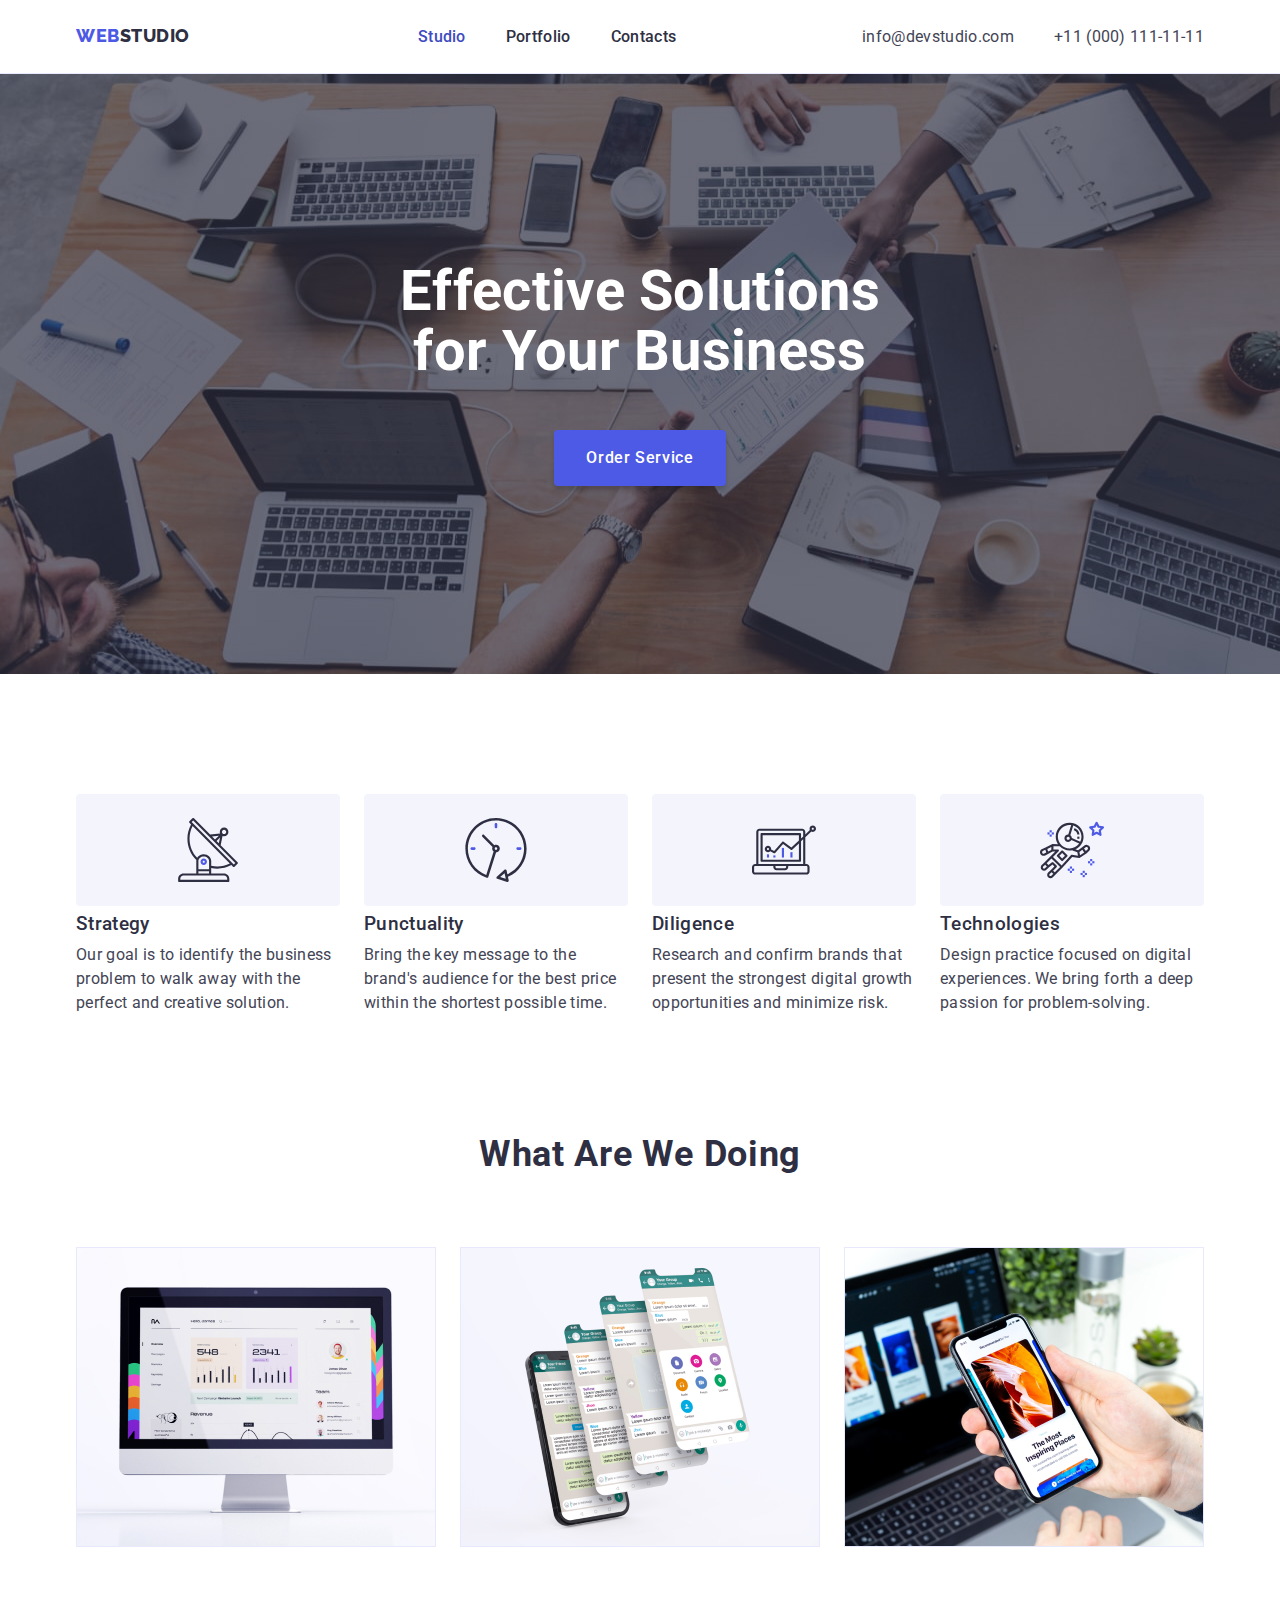
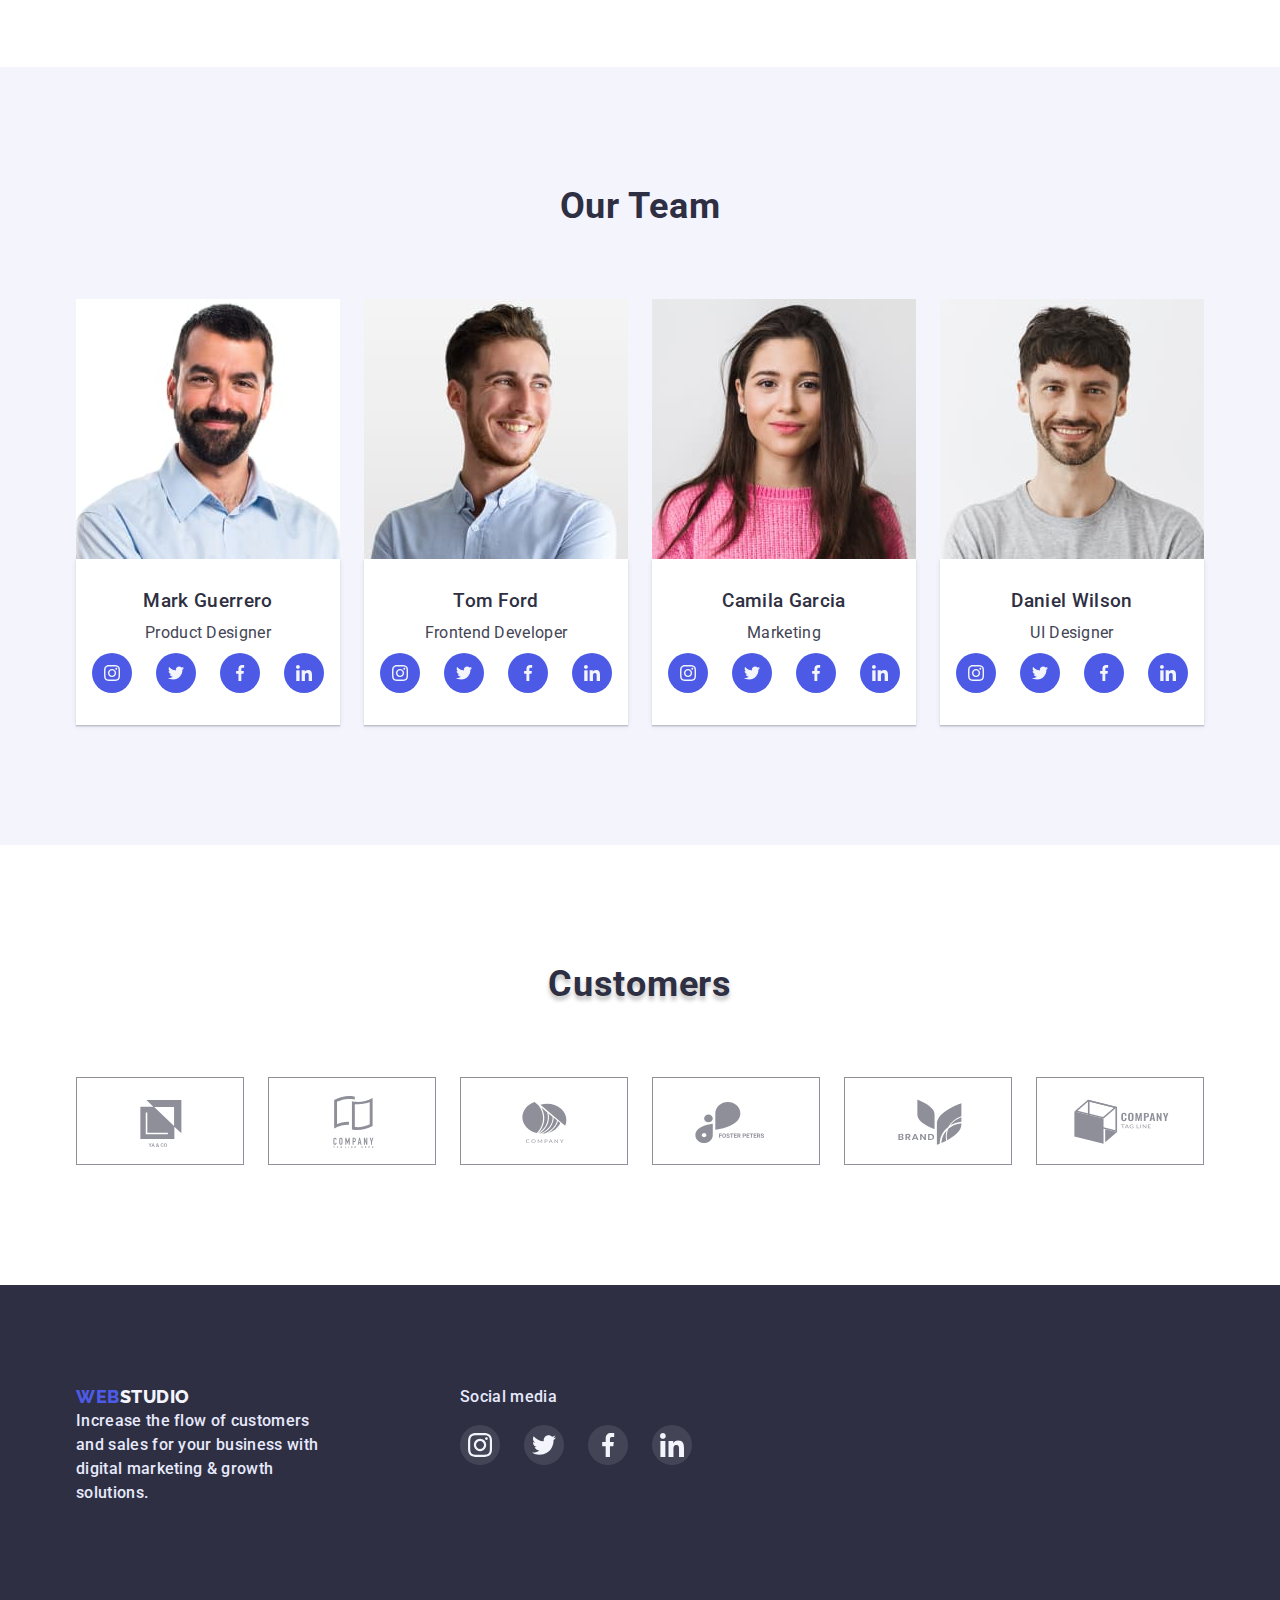
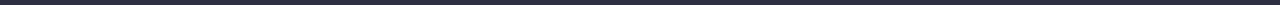
<file: index.html>
<!DOCTYPE html>
<html lang="en">
  <head>
    <meta charset="UTF-8" />
    <meta http-equiv="X-UA-Compatible" content="IE=edge" />
    <meta name="viewport" content="width=device-width, initial-scale=1.0" />
    <title>Студія</title>
    <link rel="preconnect" href="https://fonts.googleapis.com" />
    <link rel="preconnect" href="https://fonts.gstatic.com" crossorigin />
    <link
      href="https://fonts.googleapis.com/css2?family=Raleway:wght@800&family=Roboto:wght@400;500;700;900&display=swap"
      rel="stylesheet"
    />
    <link rel="stylesheet" href="https://cdn.jsdelivr.net/npm/modern-normalize@1.1.0/modern-normalize.min.css">
    <link rel="stylesheet" href="./css/styles.css" />
  </head>
  <body class="body">

    <!--HEADER-->
    <!--LOGO-->

  <header class="header">
    <div class="container header-container">
      <a class="logo-link" href="/"
          >Web<span class="logo-studio-dark">studio</span></a
        >

    <!--NAVIGATION-->   

  <nav class="page-nav">
    <ul class="nav-menu">
      <li class="menu-item">
        <a class="menu-link current" href="./index.html">Studio</a>
      </li>

      <li class="menu-item">
         <a class="menu-link" href="./portfolio.html">Portfolio</a>
      </li>

      <li class="menu-item">
        <a class="menu-link" href="">Contacts</a>
      </li>
    </ul>
  </nav>

        <!--CONTACTS-->

    <ul class="contacts-menu">
      <li class="email">
        <a class="email-link" href="mailto:info@devstudio.com"
            >info@devstudio.com</a
          >
      </li>

      <li class="tel">
        <a class="tel-link" href="tel:+11(000)1111111"
            >+11 (000) 111-11-11</a
          >
      </li>
    </ul>
    </div>
      
       

    </header>

    <!--MAIN CONTENT-->
    <main>
    <!--HERO SECTION-->
  <section class="hero hero-section">
    <div class="container"> 
      <h1 class="hero-title">Effective Solutions<br />for Your Business</h1>
      <button class="hero-btn" type="button">Order Service</button>
    </div>
  </section>
      
        

    <!--OUR FEATURES-->

  <section class="section features-section">
    <div class="container">
      <h2 class="section-heading visually-hidden">Our features</h2>
      <div class="features-container">
<ul class="features-icon-list">
  <li class="features-icon-item">
    <div class="features-icon-bg">
        <svg class="features-icon" width="64" height="64">
            <use href="./images/icons.svg#icon-antenna"></use>
                  </svg>
              </div>
      <h3 class="features-name">Strategy</h3>
      <p class="features-description">
              Our goal is to identify the business problem to walk away with the
              perfect and creative solution.
        </p>
  </li>


  <li class="features-icon-item">
    <div class="features-icon-bg">
        <svg class="features-icon" width="64" height="64">
            <use href="./images/icons.svg#icon-clock"></use>
                  </svg>
              </div>
        <h3 class="features-name">Punctuality</h3>
        <p class="features-description">
              Bring the key message to the brand's audience for the best price
              within the shortest possible time.
        </p>
      </li>


  <li class="features-icon-item">
    <div class="features-icon-bg">
        <svg class="features-icon" width="64" height="64">
            <use href="./images/icons.svg#icon-diagram"></use>
                  </svg>
              </div>
        <h3 class="features-name">Diligence</h3>
        <p class="features-description">
              Research and confirm brands that present the strongest digital
              growth opportunities and minimize risk.
        </p>
      </li>

      <li class="features-icon-item">
    <div class="features-icon-bg">
        <svg class="features-icon" width="64" height="64">
            <use href="./images/icons.svg#icon-astronaut"></use>
                  </svg>
              </div>
         <h3 class="features-name">Technologies</h3>
         <p class="features-description">
              Design practice focused on digital experiences. We bring forth a
              deep passion for problem-solving.
         </p>
      </li>
    </ul> 
   </div>  
  </div>  
  </section>

      <!--OUR SERVICES-->

  <section class="section services">
    <div class="container"> 
      <h2 class="section-heading services-heading">What are we doing</h2>

      <ul class="services-list">
        <li class="services-item">
          <img
              src="./images/services/img_1.jpg"
              alt="desktop picture"
              width="360"
              height="300"
            />
        </li>

        <li class="services-item">
          <img
              src="./images/services/img_2.jpg"
              alt="mobile phone screens"
              width="360"
              height="300"
            />
        </li>

        <li class="services-item">
          <img
              src="./images/services/img_3.jpg"
              alt="mobile phone and laptop"
              width="360"
              height="300"
            />
        </li>
      </ul>
     </div>
</section>

       <!--OUR TEAM SECTION-->
  <section class="section our-team">
    <div class="container">
      <h2 class="section-heading team-heading">Our team</h2>

      <ul class="team-list">
        <li class="team-item">
          <img
              src="./images/our_team/img_mark_guerrero.jpg"
              alt="Mark Guerrero photo"
              width="264"
              height="260"
            />

      <div class="team-details">
          <h3 class="team-name">Mark Guerrero</h3>
          <p class="team-position">Product Designer</p>
          <ul class="social-list">
            <li class="social-item">
              <a href="" class="social-list-link">
                <svg class="social-list-icon" width="16" height="16">
                  <use href="./images/icons.svg#icon-instagram">

              
                  </use>
                </svg>
              </a>
            </li>

            <li class="social-item">
              <a href="" class="social-list-link">
                <svg class="social-list-icon" width="16" height="16">
                  <use href="./images/icons.svg#icon-twitter">

              
                  </use>
                </svg>
              </a>
            </li>

            <li class="social-item">
              <a href="" class="social-list-link">
                <svg class="social-list-icon" width="16" height="16">
                  <use href="./images/icons.svg#icon-facebook">

              
                  </use>
                </svg>
              </a>
            </li>

            <li class="social-item">
              <a href="" class="social-list-link">
                <svg class="social-list-icon" width="16" height="16">
                  <use href="./images/icons.svg#icon-linkedin">

              
                  </use>
                </svg>
              </a>
            </li>
          </ul>
      </div>
    </li>

        <li class="team-item">
          <img
              src="./images/our_team/img_tom_ford.jpg"
              alt="Tom Ford photo"
              width="264"
              height="260"
            />

         <div class="team-details">
          <h3 class="team-name">Tom Ford</h3>
          <p class="team-position">Frontend Developer</p>
             <ul class="social-list">
            <li class="social-item">
              <a href="" class="social-list-link">
                <svg class="social-list-icon" width="16" height="16">
                  <use href="./images/icons.svg#icon-instagram">

              
                  </use>
                </svg>
              </a>
            </li>

            <li class="social-item">
              <a href="" class="social-list-link">
                <svg class="social-list-icon" width="16" height="16">
                  <use href="./images/icons.svg#icon-twitter">

              
                  </use>
                </svg>
              </a>
            </li>

            <li class="social-item">
              <a href="" class="social-list-link">
                <svg class="social-list-icon" width="16" height="16">
                  <use href="./images/icons.svg#icon-facebook">

              
                  </use>
                </svg>
              </a>
            </li>

            <li class="social-item">
              <a href="" class="social-list-link">
                <svg class="social-list-icon" width="16" height="16">
                  <use href="./images/icons.svg#icon-linkedin">

              
                  </use>
                </svg>
              </a>
            </li>
          </ul>
         </div>   
       </li>

        <li class="team-item">
          <img
              src="./images/our_team/img_camila_garcia.jpg"
              alt="Camila Garcia photo"
              width="264"
              height="260"
            />
        <div class="team-details">
        <h3 class="team-name">Camila Garcia</h3>
          <p class="team-position">Marketing</p>
          <ul class="social-list">
            <li class="social-item">
              <a href="" class="social-list-link">
                <svg class="social-list-icon" width="16" height="16">
                  <use href="./images/icons.svg#icon-instagram">
                  </use>
                </svg>
              </a>
            </li>

            <li class="social-item">
              <a href="" class="social-list-link">
                <svg class="social-list-icon" width="16" height="16">
                  <use href="./images/icons.svg#icon-twitter">
                  </use>
                </svg>
              </a>
            </li>

            <li class="social-item">
              <a href="" class="social-list-link">
                <svg class="social-list-icon" width="16" height="16">
                  <use href="./images/icons.svg#icon-facebook">

                  </use>
                </svg>
              </a>
            </li>

            <li class="social-item">
              <a href="" class="social-list-link">
                <svg class="social-list-icon" width="16" height="16">
                  <use href="./images/icons.svg#icon-linkedin">

                  </use>
                </svg>
              </a>
            </li>
          </ul>
         </div>   
       </li>

        <li class="team-item">
          <img
              src="./images/our_team/img_daniel_wilson.jpg"
              alt="Daniel Wilson photo"
              width="264"
              height="260"
            />
       <div class="team-details">
          <h3 class="team-name">Daniel Wilson</h3>
          <p class="team-position">UI Designer</p>
           <ul class="social-list">
            <li class="social-item">
              <a href="" class="social-list-link">
                <svg class="social-list-icon" width="16" height="16">
                  <use href="./images/icons.svg#icon-instagram">
                   </use>
                </svg>
              </a>
            </li>

            <li class="social-item">
              <a href="" class="social-list-link">
                <svg class="social-list-icon" width="16" height="16">
                  <use href="./images/icons.svg#icon-twitter">

              
                  </use>
                </svg>
              </a>
            </li>

            <li class="social-item">
              <a href="" class="social-list-link">
                <svg class="social-list-icon" width="16" height="16">
                  <use href="./images/icons.svg#icon-facebook">

              
                  </use>
                </svg>
              </a>
            </li>

            <li class="social-item">
              <a href="" class="social-list-link">
                <svg class="social-list-icon" width="16" height="16">
                  <use href="./images/icons.svg#icon-linkedin"></use>

                  </svg>
                    </a>
                  </li>
                </ul>
              </div>
            </li>
          </ul>
        </div>
      </section>


 <!--CUSTOMERS-->

 <section class="section">
    <div class="container">
      <h3 class="customers-heading">Customers</h3>
      <ul class="customers-list">
        <li class="customers-list-item">
          <a href="" class="customers-list-link">
            <svg class="customers-icon" width="104" height="56">
              <use href="./images/icons.svg#icon-logo-company-one"></use>
            </svg>
          </a>
        </li>

        <li class="customers-list-item">
          <a href="" class="customers-list-link">
            <svg class="customers-icon" width="104" height="56">
              <use href="./images/icons.svg#icon-logo-company-two"></use>
            </svg>
          </a>
        </li>

        <li class="customers-list-item">
          <a href="" class="customers-list-link">
            <svg class="customers-icon" width="104" height="56">
              <use href="./images/icons.svg#icon-logo-company-three"></use>
            </svg>
          </a>
        </li>

        <li class="customers-list-item">
          <a href="" class="customers-list-link">
            <svg class="customers-icon" width="104" height="56">
              <use href="./images/icons.svg#icon-logo-company-four"></use>
            </svg>
          </a>
        </li>

        <li class="customers-list-item">
          <a href="" class="customers-list-link">
            <svg class="customers-icon" width="104" height="56">
              <use href="./images/icons.svg#icon-logo-company-five"></use>
            </svg>
          </a>
        </li>

        <li class="customers-list-item">
          <a href="" class="customers-list-link">
            <svg class="customers-icon" width="104" height="56">
              <use href="./images/icons.svg#icon-logo-company-six"></use>
            </svg>
          </a>
        </li>
      </ul>
    </div>
  </section>
</main>

      <!--FOOTER-->

  <footer class="footer">
    <div class="container flex-footer">
      <div>
         <a class="logo-link" href="/"
          >Web<span class="logo-studio-light">studio</span></a>
        <p class="footer-text">
          Increase the flow of customers and sales for your business with digital
          marketing & growth solutions.
        </p>
      </div>
        
      
      
   <div class="social-media">
    <p class="social-media-footer-text footer-text">Social media</p>
   <ul class="social-media-list">
    <li class="social-media-item">
      <a href="" class="social-media-link">
        <svg class="social-media-icon" width="24" height="24">
          <use href="./images/icons.svg#icon-instagram"></use>
        </svg>
      </a>
    </li>
    <li class="social-media-item">
      <a href="" class="social-media-link">
        <svg class="social-media-icon" width="24" height="24">
          <use href="./images/icons.svg#icon-twitter"></use>
        </svg>
      </a>
    </li>

    <li class="social-media-item">
      <a href="" class="social-media-link">
        <svg class="social-media-icon" width="24" height="24">
          <use href="./images/icons.svg#icon-facebook"></use>
        </svg>
      </a>
    </li>
    <li class="social-media-item">
      <a href="" class="social-media-link">
        <svg class="social-media-icon" width="24" height="24">
          <use href="./images/icons.svg#icon-linkedin"></use>
        </svg>
              </a>
            </li>
          </ul>
        </div>
      </div>
    </footer>
</body>      
</html>
</file>
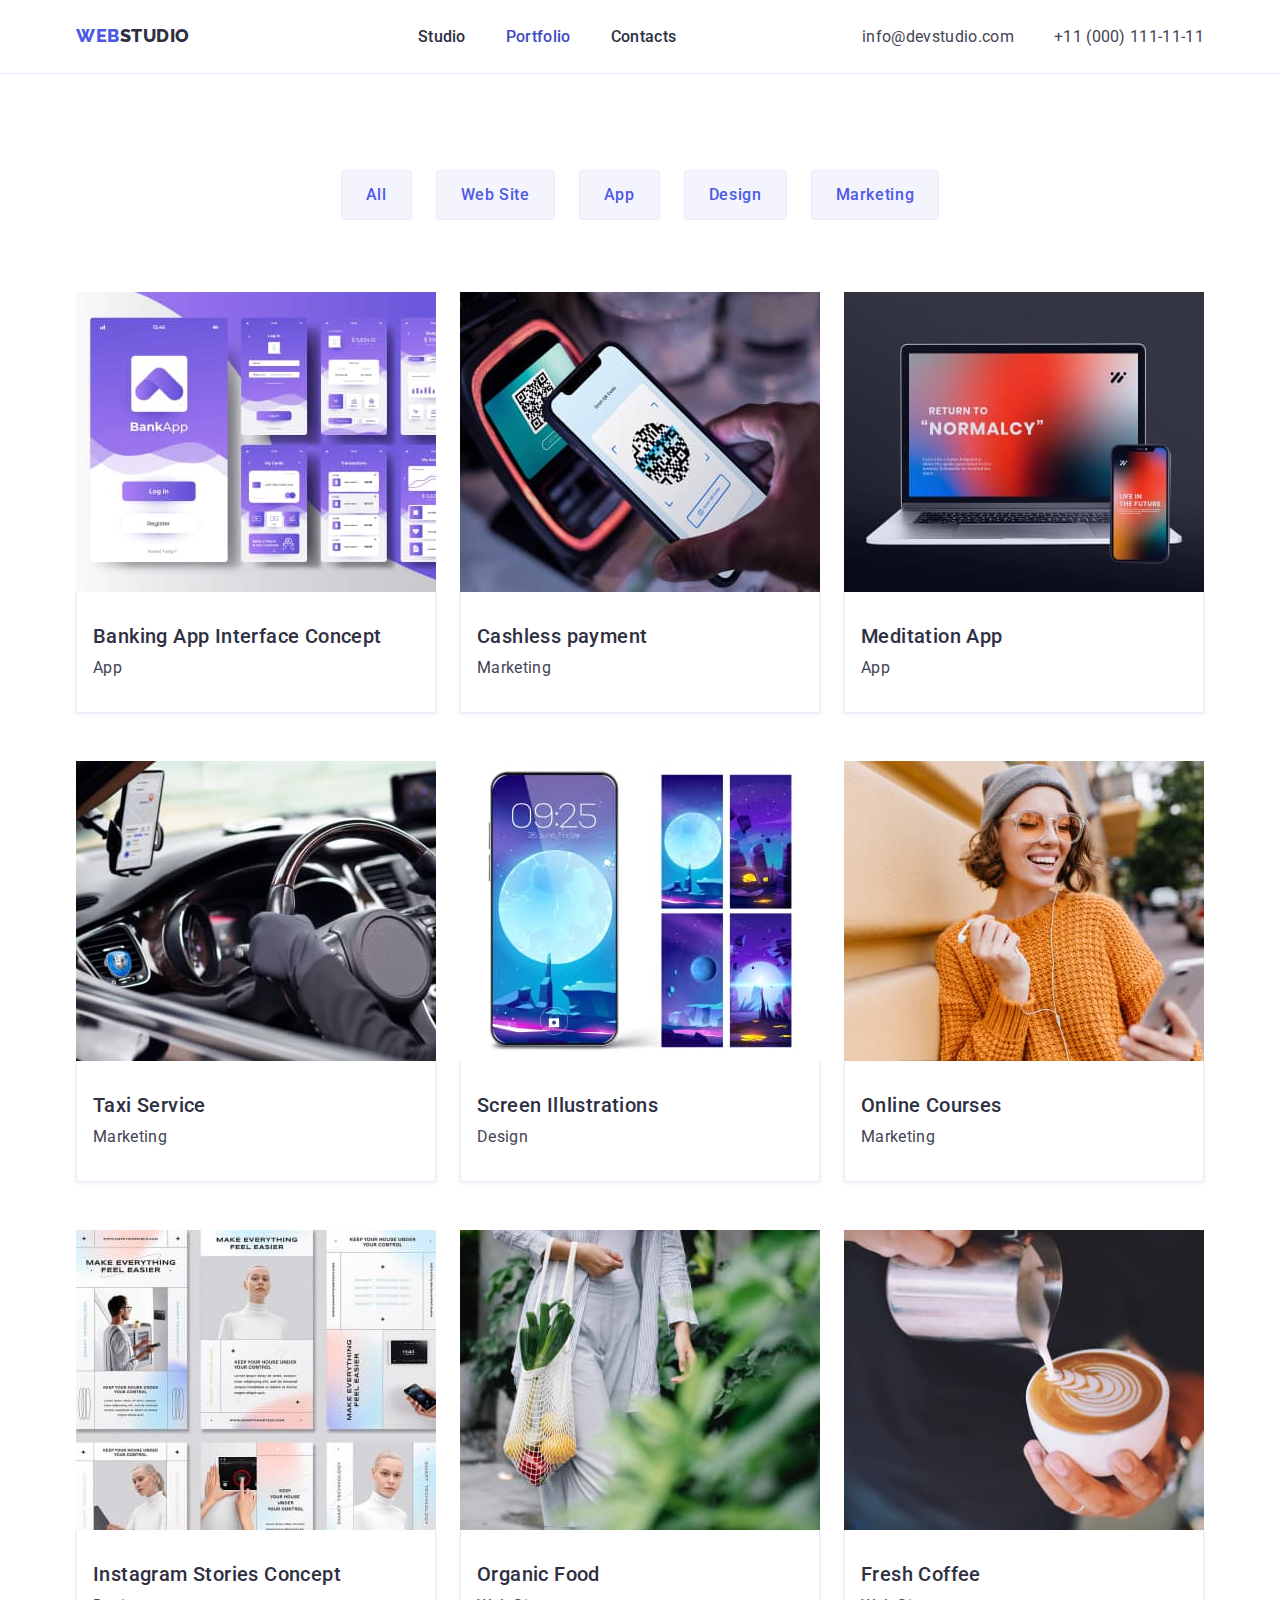
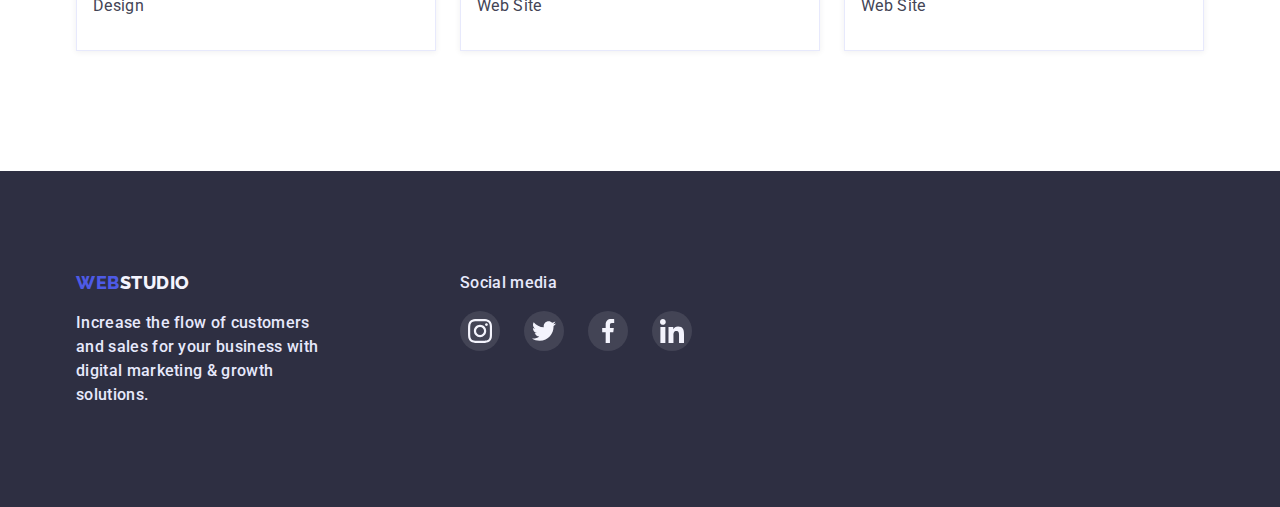
<file: portfolio.html>
<!DOCTYPE html>
<html lang="en">
  <head>
    <meta charset="UTF-8" />
    <meta http-equiv="X-UA-Compatible" content="IE=edge" />
    <meta name="viewport" content="width=device-width, initial-scale=1.0" />
    <title>Студія</title>
    <link rel="preconnect" href="https://fonts.googleapis.com" />
    <link rel="preconnect" href="https://fonts.gstatic.com" crossorigin />
    <link
      href="https://fonts.googleapis.com/css2?family=Raleway:wght@800&family=Roboto:wght@400;500;700;900&display=swap"
      rel="stylesheet"
    />
    <link rel="stylesheet" href="https://cdn.jsdelivr.net/npm/modern-normalize@1.1.0/modern-normalize.min.css">
    <link rel="stylesheet" href="./css/styles.css" />
  </head>
  <body class="body">
   <!--HEADER-->
    <!--LOGO-->

     <header class="header">
    <div class="container header-container">
      <a class="logo-link" href="/"
          >Web<span class="logo-studio-dark">studio</span></a
        >

    <!--NAVIGATION-->   

    <nav class="page-nav">
    <ul class="nav-menu">
      <li class="menu-item">
        <a class="menu-link" href="./index.html">Studio</a>
      </li>

      <li class="menu-item">
         <a class="menu-link current" href="./portfolio.html">Portfolio</a>
      </li>

      <li class="menu-item">
        <a class="menu-link" href="">Contacts</a>
      </li>
    </ul>
  </nav>

        <!--CONTACTS-->

  <ul class="contacts-menu">
      <li class="email">
        <a class="email-link" href="mailto:info@devstudio.com"
            >info@devstudio.com</a
          >
      </li>

      <li class="tel">
        <a class="tel-link" href="tel:+11(000)1111111"
            >+11 (000) 111-11-11</a
          >
      </li>
    </ul>
    </div>
      
       

    </header>

    <!--MAIN CONTENT-->

    <main>
      <!--PORTFOLIO NAVIGATION-->

  <section class="portfolio">
    <div class="container">
      <h1 class="visually-hidden">Portfolio buttons</h1>
        <ul class="portfolio-nav">
          <li class="port-nav-item"><button class="port-nav-btn" type="button">All</button></li>
          <li class="port-nav-item"><button class="port-nav-btn" type="button">Web Site</button></li>
          <li class="port-nav-item"><button class="port-nav-btn" type="button">App</button></li>
          <li class="port-nav-item"><button class="port-nav-btn" type="button">Design</button></li>
          <li class="port-nav-item"><button class="port-nav-btn" type="button">Marketing</button></li>
        </ul>

        <!--PORTFOLIO DISPLAY-->
    
        <ul class="gallery-list">
          <li class="gallery-list-item">
            <a class="gallery-link" href="">
              <img
              src="./images/portfolio/Banking_App_Interface_Concept.jpg"
              alt="Banking project picture"
              width="360"
              height="300"
            />
            <div class="pic-wrapper">
            <h2 class="port-item-name">Banking App Interface Concept</h2>
            <p class="portfolio-item-about">App</p>
            </div>
          </a>  
          </li>

          <li class="gallery-list-item">
             <a class="gallery-link" href=""> 
           <img src="./images/portfolio/Cashless_Payment.jpg"
              alt="Phone next to reader picture"
              width="360"
              height="300"
            />
            <div class="pic-wrapper">
            <h2 class="port-item-name">Cashless payment</h2>
            <p class="portfolio-item-about">Marketing</p>
            </div> 
        </a>       
     </li>

          
          <li class="gallery-list-item">
           <a class="gallery-link" href="">
             <img
              src="./images/portfolio/Meditaion_App.jpg"
              alt="Laptop and phone picture"
              width="360"
              height="300"
            />
            <div class="pic-wrapper">
               <h2 class="port-item-name">Meditation App</h2>
            <p class="portfolio-item-about">App</p>
        </div> 
       </a>
    </li>

          
          <li class="gallery-list-item">
           <a class="gallery-link" href="">
             <img
              src="./images/portfolio/Taxi_Service.jpg"
              alt="Hand on the wheel picture"
              width="360"
              height="300"
            />
            <div class="pic-wrapper"> 
              <h2 class="port-item-name">Taxi Service</h2>
            <p class="portfolio-item-about">Marketing</p>
            </div> 
          </a>
      </li>

          <li class="gallery-list-item">
           <a class="gallery-link" href="">
             <img
              src="./images/portfolio/Screen_Illustrations.jpg"
              alt="various screens picture"
              width="360"
              height="300"
            />
            <div class="pic-wrapper">
            <h2 class="port-item-name">Screen Illustrations</h2>
            <p class="portfolio-item-about">Design</p>
         </div>
        </a>
      </li>

          <li class="gallery-list-item">
           <a class="gallery-link" href="">
             <img
              src="./images/portfolio/Online_Courses.jpg"
              alt="Smiling lady picture"
              width="360"
              height="300"
            />
            <div class="pic-wrapper">
            <h2 class="port-item-name">Online Courses</h2>
            <p class="portfolio-item-about">Marketing</p>
        </div> 
      </a> 
    </li>

          <li class="gallery-list-item">
          <a class="gallery-link" href="">
  <img src="./images/portfolio/Instagram_Stories_Concept.jpg"
            alt="Instagram stories picture"
            width="360"
            height="300"
            />
            <div class="pic-wrapper">
            <h2 class="port-item-name">Instagram Stories Concept</h2>
            <p class="portfolio-item-about">Design</p>
        </div>
      </a>
    </li>


          <li class="gallery-list-item">
          <a class="gallery-link" href="">
             <img
              src="./images/portfolio/Organic_Food.jpg"
              alt="Lady carries a bag with groceries picture"
              width="360"
              height="300"
            />
            <div class="pic-wrapper">
           <h2 class="port-item-name">Organic Food</h2>
            <p class="portfolio-item-about">Web Site</p>
        </div>
      </a>
    </li>

          <li class="gallery-list-item">         
          <a class="gallery-link" href="">
             <img
              src="./images/portfolio/Fresh_Coffee.jpg"
              alt="Cappucino cup picture"
              width="360"
              height="300"
            />
            <div class="pic-wrapper">
           <h2 class="port-item-name">Fresh Coffee</h2>
            <p class="portfolio-item-about">Web Site</p>
            </div>  
          </a> 
        </li>
      </ul>
    </div>
  </section>
</main>
   
        

    <!--FOOTER SECTION-->

   <footer class="footer">
    <div class="container flex-footer">
      <div>
         <a class="logo-link-footer" href="/"
          >Web<span class="logo-studio-light">studio</span></a>
        <p class="footer-text">
          Increase the flow of customers and sales for your business with digital
          marketing & growth solutions.
        </p>
      </div>
        
      
      
   <div class="social-media">
    <p class="social-media-footer-text footer-text">Social media</p>
   <ul class="social-media-list">
    <li class="social-media-item">
      <a href="" class="social-media-link">
        <svg class="social-media-icon" width="24" height="24">
          <use href="./images/icons.svg#icon-instagram"></use>
        </svg>
      </a>
    </li>
    <li class="social-media-item">
      <a href="" class="social-media-link">
        <svg class="social-media-icon" width="24" height="24">
          <use href="./images/icons.svg#icon-twitter"></use>
        </svg>
      </a>
    </li>

    <li class="social-media-item">
      <a href="" class="social-media-link">
        <svg class="social-media-icon" width="24" height="24">
          <use href="./images/icons.svg#icon-facebook"></use>
        </svg>
      </a>
    </li>
    <li class="social-media-item">
      <a href="" class="social-media-link">
        <svg class="social-media-icon" width="24" height="24">
          <use href="./images/icons.svg#icon-linkedin"></use>
        </svg>
              </a>
            </li>
          </ul>
        </div>
      </div>
    </footer>
  </body>
</html>
</file>
<file: css/styles.css>
:root {
    --primary-color: #2E2F42;
    --secondary-color: #434455;
    --accent-color: #404BBF;
    --button-color: #4D5AE5;
    --logo-color-dark: #2E2F42;
    --logo-color-light:#F4F4FD;
    --footer-text-color: #E7E9FC;
    --white-color: #FFFFFF;
    --section-background-color: #F4F4FD;
    --hero-background-color: #2E2F42;
    --portfolio-background-color: #E5E5E5;
    --team-icons-color: #F4F4FD;



    --primary-font: 'Roboto', sans-serif;
    --secondary-font: 'Raleway', sans-serif;
}


.body {
    font-family: var(--primary-font);
    letter-spacing: 0.02em;
    font-weight: 400;

}

/*===RESET===*/
h1,
h2,
h3,
h4,
h5,
h6,
p {
    margin: 0;
}


a {
    color: currentColor;
    text-decoration: none;
}

ul,
ol {
    margin: 0;
    padding: 0;
    list-style: none;
}

button {
    cursor: pointer;
}

img {
    display: block;
}

.container {
    width: 1158px;
    padding-left: 15px;
    padding-right: 15px;
    margin-left: auto;
    margin-right: auto;
}

.section {
    padding-bottom: 120px;
    padding-top: 120px;
}



/*===HEADER===*/

.header {
     border-bottom: 1px solid var(--footer-text-color);
}

.header-container {
    display: flex;
    align-items: baseline;
    padding-top: 24px;
    padding-bottom: 24px;
}


.menu-item:not(:last-child) {
    margin-right: 40px;
}

 .page-nav {
    display: flex;
    align-items: center;
}

.nav-menu {
        display: flex;
        margin-left: 76px;
        margin-top: 0;
        margin-bottom: 0;
    }
 
.contacts-menu {
    display: flex;
    margin-left: auto;
    gap: 40px;
}


/*===LOGO===*/

.logo-link {
    font-family: var(--secondary-font);
    font-weight: 800;
    font-size: 18px;
    line-height: 1.33;
    display: flex;
    align-items: center;
    letter-spacing: 0.03em;
    text-transform: uppercase;
    color: var(--button-color);

    margin-right: 76px;
}

.logo-studio-dark {
    font-family: var(--secondary-font);
    font-weight: 800;
    font-size: 18px;
    line-height: 1.33;
    display: flex;
    align-items: center;
    letter-spacing: 0.03em;
    text-transform: uppercase;
    color:var(--primary-color);
    margin-right: 76px;
 
}


/*===MENU NAVIGATION===*/

.menu-link {
        font-weight: 500;
        font-size: 16px;
        line-height: 1.5;
        letter-spacing: 0.02em;
        color: var(--primary-color);
    }

.menu-link:hover,
.menu-link:focus {
        color: var(--accent-color);
}    

.current {
    color: var(--accent-color);
}

.email-link {
    font-style: normal;
    font-weight: 400;
    font-size: 16px;
    line-height: 1.5;
    letter-spacing: 0.02em;
    color: var(--secondary-color);
}

.email-link:hover,
.email-link:focus {
    color: var(--accent-color);
}

.tel-link {
    font-style: normal;
    font-weight: 400;
    font-size: 16px;
    line-height: 1.5;
    letter-spacing: 0.02em;
    color: var(--secondary-color);
}

/*===HERO SECTION===*/

.hero {
    padding: 188px 0;
    margin: 0 auto;
    text-align: center;

    max-width: 1440px;
    background-color: #2E2F42;
    background-image: linear-gradient(
      to right,
      rgba(46, 47, 66, 0.7),
      rgba(46, 47, 66, 0.7)
    ), url(../images/hero_bg/people-office.jpg);
}
   
.hero-title {
    font-weight: 700;
    font-size: 56px;
    line-height: 1.07;
    color: var(--white-color);

    margin-top: 0;
    margin-bottom: 48px;
        
}

.hero-btn {
    font-family: inherit;
    background-color: var(--button-color);
    color: var(--white-color);
    font-weight: 500;
    font-size: 16px;
    line-height: 1.5;
    letter-spacing: 0.04em;
    border: none;
    cursor: pointer;

    display: inline-block;
    padding: 16px 32px;
    box-shadow: 0px 4px 4px rgba(0, 0, 0, 0.15);
    border-radius: 4px;
    border: none;
}

.hero-btn:hover,
.bhero-btn:focus {
    background-color: var(--accent-color);
    color: var(--white-color);
}





/*===FEATURES SECTION, 
WHAT ARE WE DOING, OUR TEAM
FONTS AND COLORS===*/

h1,
h2,
h3,
h4,
h5,
h6 {
    color: var(--primary-color);
}

.features-section {
    padding-bottom: 0;
}

.visually-hidden {
    position: absolute;
    white-space: nowrap;
    width: 1px;
    height: 1px;
    overflow: hidden;
    border: 0;
    padding: 0;
    clip: rect(0 0 0 0);
    clip-path: inset(50%);
    margin: -1px;
}

.section-heading {
    font-weight: 700;
    font-size: 36px;
    line-height: 1.11;
    text-align: center;
    letter-spacing: 0.02em;
    text-transform: capitalize;
    }

.features-name {
    font-weight: 500;

    margin-bottom: 8px;
}

.features-description {
    font-size: 16px;
    line-height: 1.5;
    color: var(--secondary-color);
    }

  
/*=====FEATURES ICONS=====*/

.features-icon-list {
    display: flex;
    }

.features-icon-item {
    width: 264px;
    }

.features-icon-item:not(:last-child){
    margin-right: 24px;
    }
    
.features-item:not(:first-child) {
    margin-left: 24px;
    }
    
.features-icon-bg {
    display: flex;
    justify-content: center;
    align-items: center;
    margin-bottom: 8px;
    background: var(--team-icons-color);
    width: 264px;
    height: 112px;
    border-radius: 4px;
    }

/*=====OUR SERVICES=====*/

.services-heading {
    margin: 0;
    margin-bottom: 72px;
    }

.services-list {
    display: flex;
    }

.services-item {
    display: inline-block;
    }

.services-item:not(:first-child) {
    margin-left: 24px;
    }

/*=====OUR TEAM=====*/

.our-team {
    background-color: var(--section-background-color);
  }

 .team-list {
    display: flex;
 }

 .team-item:not(:first-child) {
     margin-left: 24px;     
 }
   
.team-heading {
    margin: 0;
    margin-bottom: 72px;
}

.team-details {
    padding-top: 32px;
    padding-bottom: 32px;
    background-color: var(--white-color);
    box-shadow: 0px 1px 6px rgba(46, 47, 66, 0.08),
            0px 1px 1px rgba(46, 47, 66, 0.16), 0px 2px 1px rgba(46, 47, 66, 0.08);
}

.team-name {
    font-weight: 500;
        
    text-align: center;
}
.team-position {
    font-size: 16px;
    line-height: 1.5;
    color: var(--secondary-color);
   
    text-align: center;
    margin-top: 8px;
    margin-bottom: 8px;

}
/*=====OUR TEAM SOCIAL ICONS=====*/

.social-list {
    display: flex;
    justify-content: center;
    
    gap: 24px;
}

.social-list-link {
    display: flex;
    justify-content: center;
    align-items: center;
    width: 40px;
    height: 40px;
    border-radius: 50%;
    background-color: var(--button-color);
    fill: var(--team-icons-color);

}

.social-list-link:hover,
.social-list-link:focus {
    background-color: var(--accent-color);
}

/*===CUSTOMERS===*/

.customers-heading {
    font-weight: 700;
    font-size: 36px;
    line-height: 1.11;
    text-align: center;
    letter-spacing: 0.02em;
    text-transform: capitalize;
    color:#2E2F42;
    text-shadow: 0px 4px 4px rgba(0, 0, 0, 0.25);

    margin-top: 0;
    margin-bottom: 72px;
}

.customers-list {
    display: flex;
    justify-content: center;
}
.customers-list-item:not(:last-child){
    margin-right: 24px;
}
.customers-list-item {
    width: 168px;
    height: 88px;
    border-radius: 4px;
}

.customers-list-link {
    display: flex;
    justify-content: center;
    align-items: center;
    width: 100%;
    height: 100%;
    border: 1px solid #8e8f99;
    fill: #8e8f99;
}
.customers-list-link:hover,
.customers-list-link:focus {
    fill: var(--accent-color);
}

.customers-list-link:hover,
.customers-list-link:focus {
    border: 1px solid var(--accent-color);
}

 
/*===FOOTER===*/
    
.footer {
    background: var(--primary-color);
    padding-top: 100px;
    padding-bottom: 100px;
}
    
.logo-link-footer {
    font-family: var(--secondary-font);
    font-weight: 800;
    font-size: 18px;
    line-height: 1.33;
    display: flex;
    align-items: center;
    letter-spacing: 0.03em;
    text-transform: uppercase;
    color: var(--button-color);
    margin-bottom: 16px;
    }
    
.logo-studio-light {
    font-family: var(--secondary-font);
    font-weight: 800;
    font-size: 18px;
    line-height: 1.33;
    display: flex;
    align-items: center;
    letter-spacing: 0.03em;
    text-transform: uppercase;
    color: var(--logo-color-light);
    }
    
.footer-text {
    font-size: 16px;
    font-weight: 500;
    line-height: 1.5;
    color:var(--footer-text-color);

    margin: 0;
    padding: 0;
    width: 264px;
}

.flex-footer {
    display: flex;
}

/*===FOOTER ICONS===*/

.social-media {
    margin-left: 120px;  
    margin-bottom: 16px;
}

.social-media-list {
    display: flex;
    margin-top: 16px;
    gap: 24px;
}

.social-media-link {
    display: flex;
    justify-content: center;
    align-items: center;
    height: 40px;
    width: 40px;
    border-radius: 50%;
    background-color: var(--secondary-color);
    fill: var(--team-icons-color);
}
.social-media-link:hover,
.social-media-link:focus{
    background-color: #31D0AA;
}

       
        
/*===PORTFOLIO HTML==*/



/*===PORTFOLIO BUTTONS==*/

.portfolio {
    padding-top: 96px;
    padding-bottom: 120px;
}

.portfolio-nav {
    display: flex;
    justify-content: center;
}

.port-nav-item:not(:first-child) {
    margin-left: 24px;
}

.port-nav-btn {
    font-family: inherit;
    font-weight: 500;
    font-size: 16px;
    line-height: 1.5;
    text-align: center;
    letter-spacing: 0.04em;

    color: var(--button-color);
    background: #F4F4FD; 
    cursor: pointer;

    padding: 12px 24px; 
    border: 1px solid #e7e9fc;
    border-radius: 4px;
}

.port-nav-btn:hover,
.port-nav-btn:focus {
    background-color: var(--accent-color);
    color: var(--white-color);
    box-shadow: 0px 3px 1px rgba(0, 0, 0, 0.1), 0px 2px 1px rgba(0, 0, 0, 0.08), 0px 2px 2px rgba(0, 0, 0, 0.12);
}

/*===PORTFOLIO PICTURES FONTS AND COLORS==*/

.port-item-name {
    font-weight: 500;
    font-size: 20px;
    line-height: 1.2;
    letter-spacing: 0.02em;
    color: var(--primary-color);

    margin: 0;
    margin-bottom: 8px;

}
.portfolio-item-about {
    font-weight: 400;
    font-size: 16px;
    line-height: 1.5;
    color: var(--secondary-color);

    margin: 0;
}

/*===PORTFOLIO PICTURES POSITIONING==*/

.gallery-list {
    display: flex;
    flex-wrap: wrap;
    padding: 0;
    margin: 0;
    margin-left: -24px;
    margin-top: 24px;
}
.gallery-list-item {
    flex-basis: calc(100% / 3 - 24px);
    margin-left: 24px;
    margin-top: 48px;
}

.gallery-link {
    display: block;
}

.gallery-link:hover,
.gallery-link:focus {
    box-shadow: 0px 1px 6px rgba(46, 47, 66, 0.08), 0px 1px 1px rgba(46, 47, 66, 0.16), 0px 2px 1px rgba(46, 47, 66, 0.08);
}

.pic-wrapper {
    padding: 32px;
    padding-right: 0;
    padding-bottom: 32px;
    padding-left: 16px;

    border-bottom: 1px solid var(--footer-text-color);
    border-left: 1px solid var(--footer-text-color);
    border-right: 1px solid var(--footer-text-color);
    box-shadow: 0px 1px 6px rgba(46, 47, 66, 0.08);
}
</file>
